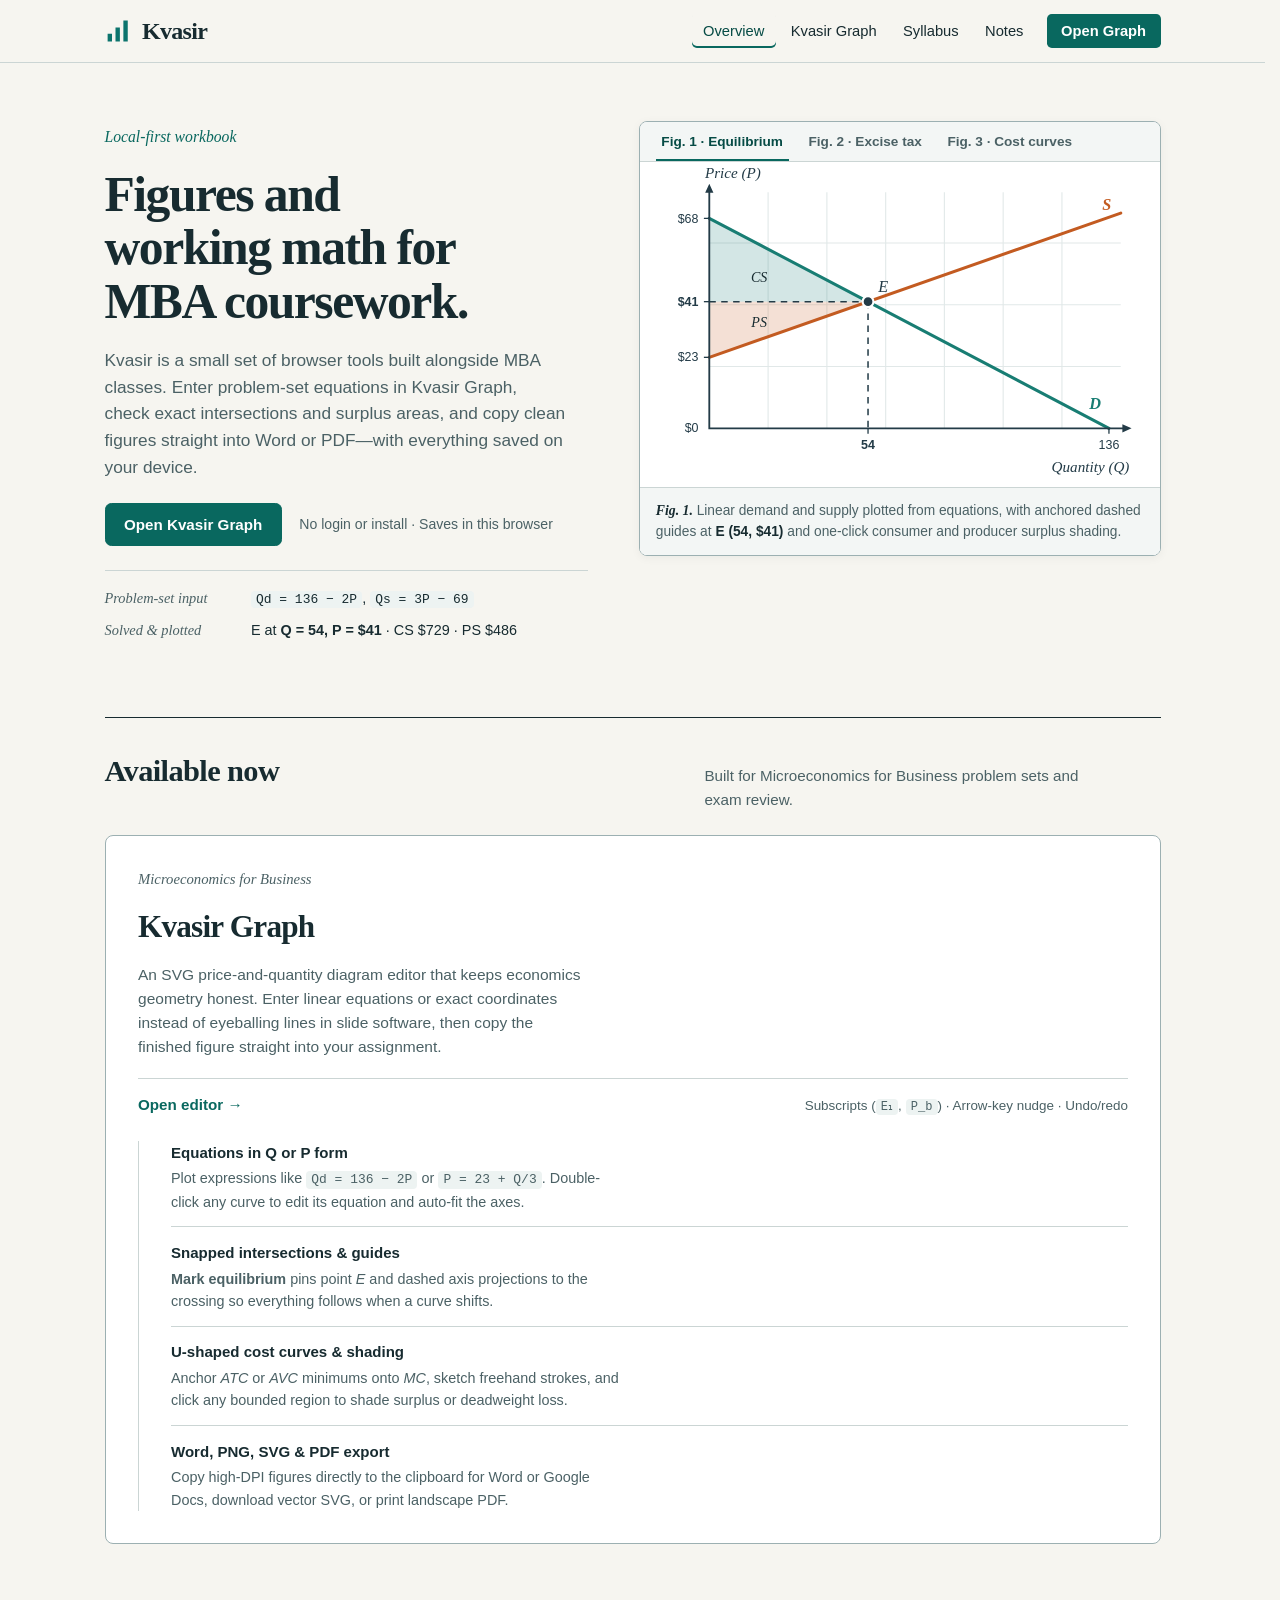
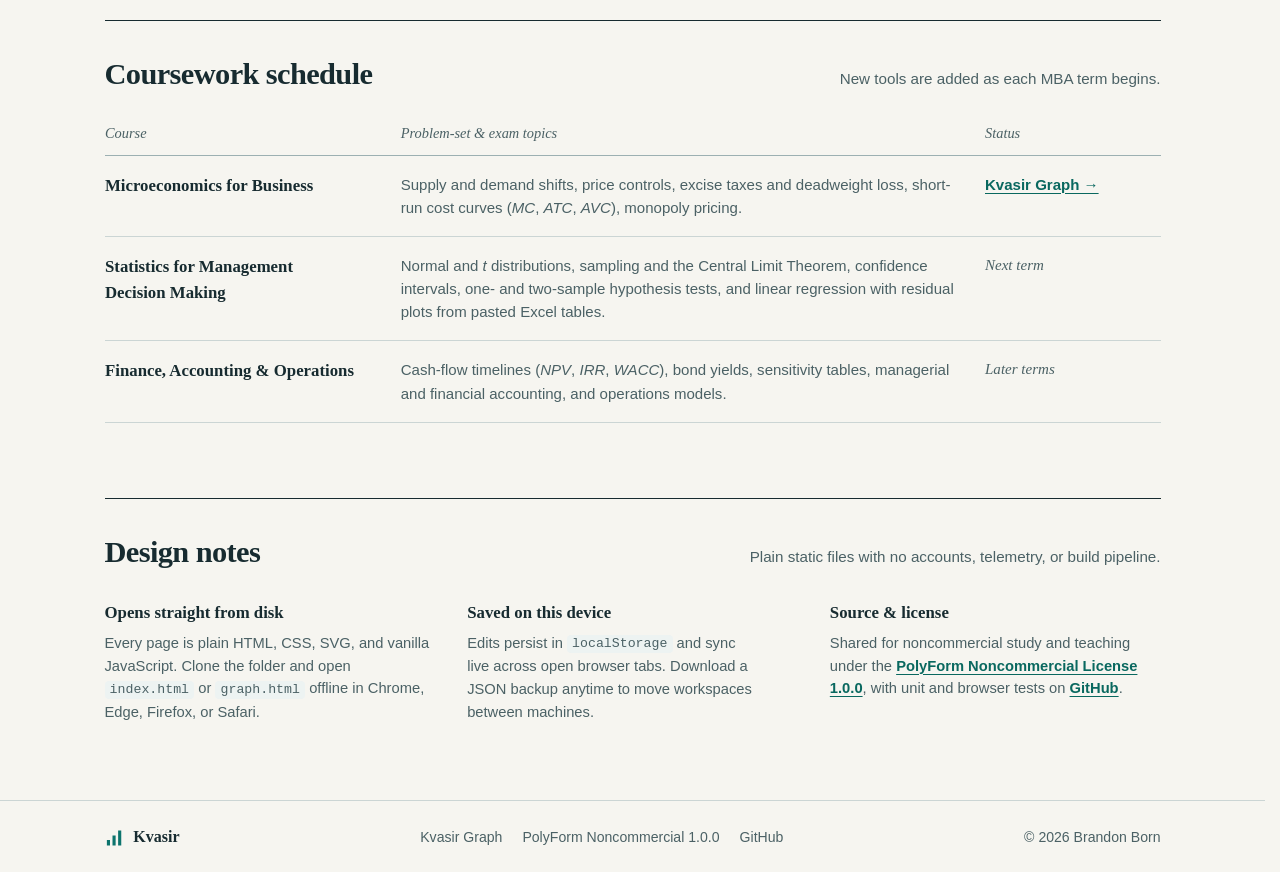
<file: index.html>
<!doctype html>
<html lang="en">
<head>
  <meta charset="utf-8">
  <meta name="viewport" content="width=device-width, initial-scale=1.0">
  <title>Kvasir · MBA Coursework Tools</title>
  <meta name="description" content="Local-first graphing and quantitative tools for MBA coursework, starting with Kvasir Graph for Microeconomics for Business.">
  <link rel="stylesheet" href="home.css">
</head>
<body>
  <a href="#main-content" class="skip-link visually-hidden">Skip to main content</a>

  <header class="site-header">
    <div class="header-inner">
      <a class="brand" href="/">
        <svg width="28" height="28" viewBox="0 0 32 32" aria-hidden="true">
          <path fill="#0c746d" d="M3 28V19h5v9zm9 0V12h5v16zm9 0V4h5v24z"/>
        </svg>
        <span>Kvasir</span>
      </a>

      <nav class="site-nav" aria-label="Primary">
        <button
          class="menu-button"
          type="button"
          popovertarget="site-menu"
          popovertargetaction="toggle"
          aria-controls="site-menu"
        >
          <svg viewBox="0 0 20 20" aria-hidden="true" fill="none" stroke="currentColor" stroke-width="1.75" stroke-linecap="round">
            <path d="M3 5h14M3 10h14M3 15h14"/>
          </svg>
          <span>Menu</span>
        </button>

        <ul id="site-menu" class="site-menu" popover="auto">
          <li><a href="#overview">Overview</a></li>
          <li><a href="#tools">Kvasir Graph</a></li>
          <li><a href="#courses">Syllabus</a></li>
          <li><a href="#notes">Notes</a></li>
          <li><a class="nav-cta" href="/graph">Open Graph</a></li>
        </ul>
      </nav>
    </div>
  </header>

  <main>
    <section id="overview" class="hero" tabindex="-1">
      <div class="hero-copy">
        <p class="eyebrow">Local-first workbook</p>
        <h1 id="main-content" tabindex="-1">Figures and working math for MBA coursework.</h1>

        <p class="hero-lead">
          Kvasir is a small set of browser tools built alongside MBA classes. Enter problem-set equations in Kvasir Graph, check exact intersections and surplus areas, and copy clean figures straight into Word or PDF—with everything saved on your device.
        </p>

        <div class="hero-actions">
          <a class="btn primary" href="/graph">Open Kvasir Graph</a>
          <span id="graph-workspace-meta" class="workspace-note">No login or install · Saves in this browser</span>
        </div>

        <dl class="worked-example" aria-label="Sample equation output">
          <div>
            <dt>Problem-set input</dt>
            <dd><code>Qd = 136 − 2P</code>, <code>Qs = 3P − 69</code></dd>
          </div>
          <div>
            <dt>Solved &amp; plotted</dt>
            <dd>E at <strong>Q = 54, P = $41</strong> · CS $729 · PS $486</dd>
          </div>
        </dl>
      </div>

      <div class="figure-plate">
        <div class="figure-plate-head">
          <div class="figure-tablist" focusgroup="tablist nomemory" role="tablist" aria-label="Sample Kvasir Graph figures">
            <button type="button" role="tab" id="tab-equilibrium" aria-selected="true" focusgroupstart>Fig. 1 · Equilibrium</button>
            <button type="button" role="tab" id="tab-tax" aria-selected="false">Fig. 2 · Excise tax</button>
            <button type="button" role="tab" id="tab-costs" aria-selected="false">Fig. 3 · Cost curves</button>
          </div>
        </div>

        <div class="figure-panels">
          <div role="tabpanel" aria-labelledby="tab-equilibrium" tabindex="0">
            <figure class="figure-panel">
              <svg class="preview-svg" viewBox="0 0 480 300" role="img" xmlns="http://www.w3.org/2000/svg">
                <title>Competitive equilibrium graph for Qd = 136 - 2P and Qs = 3P - 69, showing Demand, Supply, Consumer Surplus, Producer Surplus, and equilibrium E at Q = 54 and P = $41.</title>
                <rect width="480" height="300" fill="#ffffff"/>
                <g stroke="#e1e8e8" stroke-width="1">
                  <line x1="64" y1="74.8" x2="444" y2="74.8"/>
                  <line x1="64" y1="131.9" x2="444" y2="131.9"/>
                  <line x1="64" y1="188.9" x2="444" y2="188.9"/>
                  <line x1="118.3" y1="28" x2="118.3" y2="246"/>
                  <line x1="172.6" y1="28" x2="172.6" y2="246"/>
                  <line x1="226.9" y1="28" x2="226.9" y2="246"/>
                  <line x1="281.1" y1="28" x2="281.1" y2="246"/>
                  <line x1="335.4" y1="28" x2="335.4" y2="246"/>
                  <line x1="389.7" y1="28" x2="389.7" y2="246"/>
                </g>
                <polygon points="64,52 210.6,129 64,129" fill="#187d73" fill-opacity="0.19"/>
                <polygon points="64,129 210.6,129 64,180.4" fill="#c35b21" fill-opacity="0.19"/>
                <g stroke="#233b47" stroke-width="1.4" stroke-dasharray="6 5" fill="none">
                  <line x1="64" y1="129" x2="210.6" y2="129"/>
                  <line x1="210.6" y1="129" x2="210.6" y2="246"/>
                </g>
                <line x1="64" y1="52" x2="433.1" y2="246" stroke="#187d73" stroke-width="2.8" stroke-linecap="round"/>
                <line x1="64" y1="180.4" x2="444" y2="47.2" stroke="#c35b21" stroke-width="2.8" stroke-linecap="round"/>
                <path d="M64 24V246H450" fill="none" stroke="#233b47" stroke-width="1.7"/>
                <path d="m64 20-3.8 8.5h7.6z M454 246l-8.5-3.8v7.6z" fill="#233b47"/>
                <g stroke="#233b47" stroke-width="1.2">
                  <line x1="59" y1="52" x2="64" y2="52"/>
                  <line x1="59" y1="129" x2="64" y2="129"/>
                  <line x1="59" y1="180.4" x2="64" y2="180.4"/>
                  <line x1="210.6" y1="246" x2="210.6" y2="251"/>
                  <line x1="433.1" y1="246" x2="433.1" y2="251"/>
                </g>
                <g font-family="Segoe UI, Arial, sans-serif" font-size="11.5" fill="#233b47">
                  <text x="54" y="56" text-anchor="end">$68</text>
                  <text x="54" y="133" text-anchor="end" font-weight="600">$41</text>
                  <text x="54" y="184" text-anchor="end">$23</text>
                  <text x="54" y="249" text-anchor="end">$0</text>
                  <text x="210.6" y="265" text-anchor="middle" font-weight="600">54</text>
                  <text x="433.1" y="265" text-anchor="middle">136</text>
                </g>
                <circle cx="210.6" cy="129" r="5" fill="#233b47" stroke="#ffffff" stroke-width="2"/>
                <g font-family="Georgia, serif" font-style="italic">
                  <text x="60" y="15" font-size="14" fill="#233b47">Price (P)</text>
                  <text x="452" y="286" text-anchor="end" font-size="14" fill="#233b47">Quantity (Q)</text>
                  <text x="415" y="228" font-size="15" font-weight="600" fill="#187d73">D</text>
                  <text x="427" y="44" font-size="15" font-weight="600" fill="#c35b21">S</text>
                  <text x="220" y="120" font-size="15" fill="#233b47">E</text>
                  <text x="110" y="111" text-anchor="middle" font-size="13" fill="#172b30">CS</text>
                  <text x="110" y="152" text-anchor="middle" font-size="13" fill="#172b30">PS</text>
                </g>
              </svg>
              <figcaption>
                <em>Fig. 1.</em> Linear demand and supply plotted from equations, with anchored dashed guides at <strong>E (54, $41)</strong> and one-click consumer and producer surplus shading.
              </figcaption>
            </figure>
          </div>

          <div role="tabpanel" aria-labelledby="tab-tax" hidden="until-found">
            <figure class="figure-panel">
              <svg class="preview-svg" viewBox="0 0 480 300" role="img" xmlns="http://www.w3.org/2000/svg">
                <title>Per-unit tax incidence diagram showing a $15 upward shift from S1 to S2, buyer price $50, seller price $35 at Q = 36, shaded tax revenue, and deadweight loss triangle DWL.</title>
                <rect width="480" height="300" fill="#ffffff"/>
                <g stroke="#e1e8e8" stroke-width="1">
                  <line x1="64" y1="74.8" x2="444" y2="74.8"/>
                  <line x1="64" y1="131.9" x2="444" y2="131.9"/>
                  <line x1="64" y1="188.9" x2="444" y2="188.9"/>
                  <line x1="118.3" y1="28" x2="118.3" y2="246"/>
                  <line x1="172.6" y1="28" x2="172.6" y2="246"/>
                  <line x1="226.9" y1="28" x2="226.9" y2="246"/>
                  <line x1="281.1" y1="28" x2="281.1" y2="246"/>
                  <line x1="335.4" y1="28" x2="335.4" y2="246"/>
                  <line x1="389.7" y1="28" x2="389.7" y2="246"/>
                </g>
                <polygon points="64,103.3 161.7,103.3 161.7,146.1 64,146.1" fill="#187d73" fill-opacity="0.17"/>
                <polygon points="161.7,103.3 210.6,129 161.7,146.1" fill="#c35b21" fill-opacity="0.24"/>
                <g stroke="#233b47" stroke-width="1.4" stroke-dasharray="6 5" fill="none">
                  <line x1="64" y1="103.3" x2="161.7" y2="103.3"/>
                  <line x1="64" y1="146.1" x2="161.7" y2="146.1"/>
                  <line x1="161.7" y1="103.3" x2="161.7" y2="246"/>
                  <line x1="210.6" y1="129" x2="210.6" y2="246" stroke-opacity="0.45"/>
                </g>
                <line x1="64" y1="52" x2="433.1" y2="246" stroke="#187d73" stroke-width="2.8" stroke-linecap="round"/>
                <line x1="64" y1="180.4" x2="444" y2="47.2" stroke="#c35b21" stroke-width="2.4" stroke-opacity="0.55" stroke-linecap="round"/>
                <line x1="64" y1="137.6" x2="365.3" y2="32" stroke="#c35b21" stroke-width="2.8" stroke-linecap="round"/>
                <path d="M64 24V246H450" fill="none" stroke="#233b47" stroke-width="1.7"/>
                <path d="m64 20-3.8 8.5h7.6z M454 246l-8.5-3.8v7.6z" fill="#233b47"/>
                <g stroke="#233b47" stroke-width="1.2">
                  <line x1="59" y1="103.3" x2="64" y2="103.3"/>
                  <line x1="59" y1="129" x2="64" y2="129"/>
                  <line x1="59" y1="146.1" x2="64" y2="146.1"/>
                  <line x1="161.7" y1="246" x2="161.7" y2="251"/>
                  <line x1="210.6" y1="246" x2="210.6" y2="251"/>
                </g>
                <g font-family="Segoe UI, Arial, sans-serif" font-size="11.5" fill="#233b47">
                  <text x="54" y="106" text-anchor="end" font-weight="600">$50</text>
                  <text x="54" y="132" text-anchor="end" fill="#51696d">$41</text>
                  <text x="54" y="150" text-anchor="end" font-weight="600">$35</text>
                  <text x="54" y="249" text-anchor="end">$0</text>
                  <text x="161.7" y="265" text-anchor="middle" font-weight="600">36</text>
                  <text x="210.6" y="265" text-anchor="middle" fill="#51696d">54</text>
                </g>
                <circle cx="161.7" cy="103.3" r="4.8" fill="#233b47" stroke="#ffffff" stroke-width="2"/>
                <circle cx="210.6" cy="129" r="4.2" fill="#51696d" stroke="#ffffff" stroke-width="1.8"/>
                <g font-family="Georgia, serif" font-style="italic">
                  <text x="60" y="15" font-size="14" fill="#233b47">Price (P)</text>
                  <text x="452" y="286" text-anchor="end" font-size="14" fill="#233b47">Quantity (Q)</text>
                  <text x="415" y="228" font-size="15" font-weight="600" fill="#187d73">D</text>
                  <text x="424" y="69" font-size="14" fill="#c35b21">S<tspan dy="3" font-size="10.5">1</tspan></text>
                  <text x="372" y="36" font-size="15" font-weight="600" fill="#c35b21">S<tspan dy="3" font-size="10.5">2</tspan></text>
                  <text x="113" y="129" text-anchor="middle" font-size="12.5" fill="#172b30">Tax</text>
                  <text x="180" y="129" text-anchor="middle" font-size="12" fill="#172b30">DWL</text>
                </g>
              </svg>
              <figcaption>
                <em>Fig. 2.</em> <strong>Copy &amp; shift</strong> offsets supply by +$15 to show tax incidence ($50 buyer price, $35 seller price at Q = 36), tax revenue, and deadweight loss (<strong>DWL</strong>).
              </figcaption>
            </figure>
          </div>

          <div role="tabpanel" aria-labelledby="tab-costs" hidden="until-found">
            <figure class="figure-panel">
              <svg class="preview-svg" viewBox="0 0 480 300" role="img" xmlns="http://www.w3.org/2000/svg">
                <title>Short-run firm cost structure showing marginal cost MC passing through the exact minimum of average variable cost AVC at Q = 45, $16 and average total cost ATC at Q = 60, $26.</title>
                <rect width="480" height="300" fill="#ffffff"/>
                <g stroke="#e1e8e8" stroke-width="1">
                  <line x1="64" y1="74.8" x2="444" y2="74.8"/>
                  <line x1="64" y1="117.6" x2="444" y2="117.6"/>
                  <line x1="64" y1="160.4" x2="444" y2="160.4"/>
                  <line x1="64" y1="203.2" x2="444" y2="203.2"/>
                  <line x1="140" y1="28" x2="140" y2="246"/>
                  <line x1="216" y1="28" x2="216" y2="246"/>
                  <line x1="292" y1="28" x2="292" y2="246"/>
                  <line x1="368" y1="28" x2="368" y2="246"/>
                </g>
                <g stroke="#233b47" stroke-width="1.4" stroke-dasharray="6 5" fill="none">
                  <line x1="64" y1="134.7" x2="292" y2="134.7"/>
                  <line x1="292" y1="134.7" x2="292" y2="246"/>
                  <line x1="64" y1="177.5" x2="235" y2="177.5" stroke-opacity="0.5"/>
                  <line x1="235" y1="177.5" x2="235" y2="246" stroke-opacity="0.5"/>
                </g>
                <path d="M 109.6 126.2 C 155 177.5, 195 177.5, 235 177.5 C 285 177.5, 345 148, 398.4 104.8" fill="none" stroke="#397a9c" stroke-width="2.6" stroke-linecap="round"/>
                <path d="M 113.4 57.7 C 165 134.7, 238 134.7, 292 134.7 C 334 134.7, 370 115, 398.4 85.5" fill="none" stroke="#187d73" stroke-width="2.8" stroke-linecap="round"/>
                <path d="M 109.6 186.1 C 125 202, 140 207.5, 155.2 207.5 C 182 207.5, 210 194, 235 177.5 C 255 164.3, 273 150.5, 292 134.7 C 318 113.1, 344 86, 368 57.7" fill="none" stroke="#c35b21" stroke-width="2.8" stroke-linecap="round"/>
                <path d="M64 24V246H450" fill="none" stroke="#233b47" stroke-width="1.7"/>
                <path d="m64 20-3.8 8.5h7.6z M454 246l-8.5-3.8v7.6z" fill="#233b47"/>
                <g stroke="#233b47" stroke-width="1.2">
                  <line x1="59" y1="74.8" x2="64" y2="74.8"/>
                  <line x1="59" y1="134.7" x2="64" y2="134.7"/>
                  <line x1="59" y1="177.5" x2="64" y2="177.5"/>
                  <line x1="235" y1="246" x2="235" y2="251"/>
                  <line x1="292" y1="246" x2="292" y2="251"/>
                </g>
                <g font-family="Segoe UI, Arial, sans-serif" font-size="11.5" fill="#233b47">
                  <text x="54" y="79" text-anchor="end">$40</text>
                  <text x="54" y="138" text-anchor="end" font-weight="600">$26</text>
                  <text x="54" y="181" text-anchor="end">$16</text>
                  <text x="54" y="249" text-anchor="end">$0</text>
                  <text x="235" y="265" text-anchor="middle">45</text>
                  <text x="292" y="265" text-anchor="middle" font-weight="600">60</text>
                </g>
                <circle cx="235" cy="177.5" r="4.5" fill="#397a9c" stroke="#ffffff" stroke-width="1.8"/>
                <circle cx="292" cy="134.7" r="5" fill="#233b47" stroke="#ffffff" stroke-width="2"/>
                <g font-family="Georgia, serif" font-style="italic">
                  <text x="60" y="15" font-size="14" fill="#233b47">Cost ($)</text>
                  <text x="452" y="286" text-anchor="end" font-size="14" fill="#233b47">Output (Q)</text>
                  <text x="374" y="54" font-size="15" font-weight="600" fill="#c35b21">MC</text>
                  <text x="405" y="84" font-size="15" font-weight="600" fill="#187d73">ATC</text>
                  <text x="405" y="110" font-size="14.5" font-weight="600" fill="#397a9c">AVC</text>
                </g>
              </svg>
              <figcaption>
                <em>Fig. 3.</em> U-shaped <strong>ATC</strong> and <strong>AVC</strong> curves stay anchored at their minimums to marginal cost (<strong>MC</strong>) when reshaped, marking efficient scale at <strong>Q = 60, $26</strong>.
              </figcaption>
            </figure>
          </div>
        </div>
      </div>
    </section>

    <section id="tools" class="section-block" tabindex="-1">
      <div class="section-rule-head">
        <h2>Available now</h2>
        <p>Built for Microeconomics for Business problem sets and exam review.</p>
      </div>

      <article class="workbench-sheet">
        <div class="workbench-intro">
          <p class="course-kicker">Microeconomics for Business</p>
          <h3><a class="card-link" href="/graph">Kvasir Graph</a></h3>
          <p class="workbench-summary">
            An SVG price-and-quantity diagram editor that keeps economics geometry honest. Enter linear equations or exact coordinates instead of eyeballing lines in slide software, then copy the finished figure straight into your assignment.
          </p>
          <p class="workbench-cta">
            <span class="cta-arrow" aria-hidden="true">Open editor →</span>
            <span class="shortcut-note">Subscripts (<code>E₁</code>, <code>P_b</code>) · Arrow-key nudge · Undo/redo</span>
          </p>
        </div>

        <dl class="spec-list">
          <div>
            <dt>Equations in Q or P form</dt>
            <dd>Plot expressions like <code>Qd = 136 − 2P</code> or <code>P = 23 + Q/3</code>. Double-click any curve to edit its equation and auto-fit the axes.</dd>
          </div>
          <div>
            <dt>Snapped intersections &amp; guides</dt>
            <dd><strong>Mark equilibrium</strong> pins point <em>E</em> and dashed axis projections to the crossing so everything follows when a curve shifts.</dd>
          </div>
          <div>
            <dt>U-shaped cost curves &amp; shading</dt>
            <dd>Anchor <em>ATC</em> or <em>AVC</em> minimums onto <em>MC</em>, sketch freehand strokes, and click any bounded region to shade surplus or deadweight loss.</dd>
          </div>
          <div>
            <dt>Word, PNG, SVG &amp; PDF export</dt>
            <dd>Copy high-DPI figures directly to the clipboard for Word or Google Docs, download vector SVG, or print landscape PDF.</dd>
          </div>
        </dl>
      </article>
    </section>

    <section id="courses" class="section-block" tabindex="-1">
      <div class="section-rule-head">
        <h2 id="syllabus-heading">Coursework schedule</h2>
        <p>New tools are added as each MBA term begins.</p>
      </div>

      <div class="table-wrapper" role="region" aria-labelledby="syllabus-heading">
        <table class="syllabus-table">
          <thead>
            <tr>
              <th scope="col">Course</th>
              <th scope="col">Problem-set &amp; exam topics</th>
              <th scope="col">Status</th>
            </tr>
          </thead>
          <tbody>
            <tr>
              <th scope="row">Microeconomics for Business</th>
              <td>Supply and demand shifts, price controls, excise taxes and deadweight loss, short-run cost curves (<em>MC</em>, <em>ATC</em>, <em>AVC</em>), monopoly pricing.</td>
              <td><a class="text-link" href="/graph">Kvasir Graph →</a></td>
            </tr>
            <tr>
              <th scope="row">Statistics for Management Decision Making</th>
              <td>Normal and <em>t</em> distributions, sampling and the Central Limit Theorem, confidence intervals, one- and two-sample hypothesis tests, and linear regression with residual plots from pasted Excel tables.</td>
              <td class="status-cell">Next term</td>
            </tr>
            <tr>
              <th scope="row">Finance, Accounting &amp; Operations</th>
              <td>Cash-flow timelines (<em>NPV</em>, <em>IRR</em>, <em>WACC</em>), bond yields, sensitivity tables, managerial and financial accounting, and operations models.</td>
              <td class="status-cell">Later terms</td>
            </tr>
          </tbody>
        </table>
      </div>
    </section>

    <section id="notes" class="section-block" tabindex="-1">
      <div class="section-rule-head">
        <h2>Design notes</h2>
        <p>Plain static files with no accounts, telemetry, or build pipeline.</p>
      </div>

      <dl class="notes-columns">
        <div>
          <dt>Opens straight from disk</dt>
          <dd>Every page is plain HTML, CSS, SVG, and vanilla JavaScript. Clone the folder and open <code>index.html</code> or <code>graph.html</code> offline in Chrome, Edge, Firefox, or Safari.</dd>
        </div>
        <div>
          <dt>Saved on this device</dt>
          <dd>Edits persist in <code>localStorage</code> and sync live across open browser tabs. Download a JSON backup anytime to move workspaces between machines.</dd>
        </div>
        <div>
          <dt>Source &amp; license</dt>
          <dd>Shared for noncommercial study and teaching under the <a class="text-link" href="LICENSE">PolyForm Noncommercial License 1.0.0</a>, with unit and browser tests on <a class="text-link" href="https://github.com/Brandon-Born/kvasir-graph">GitHub</a>.</dd>
        </div>
      </dl>
    </section>
  </main>

  <footer class="site-footer">
    <div class="footer-inner">
      <div class="footer-brand">
        <svg width="20" height="20" viewBox="0 0 32 32" aria-hidden="true">
          <path fill="#0c746d" d="M3 28V19h5v9zm9 0V12h5v16zm9 0V4h5v24z"/>
        </svg>
        <span>Kvasir</span>
      </div>
      <ul class="footer-links">
        <li><a href="/graph">Kvasir Graph</a></li>
        <li><a href="LICENSE">PolyForm Noncommercial 1.0.0</a></li>
        <li><a href="https://github.com/Brandon-Born/kvasir-graph">GitHub</a></li>
      </ul>
      <span>© 2026 Brandon Born</span>
    </div>
  </footer>

  <script src="home.js"></script>
</body>
</html>
</file>
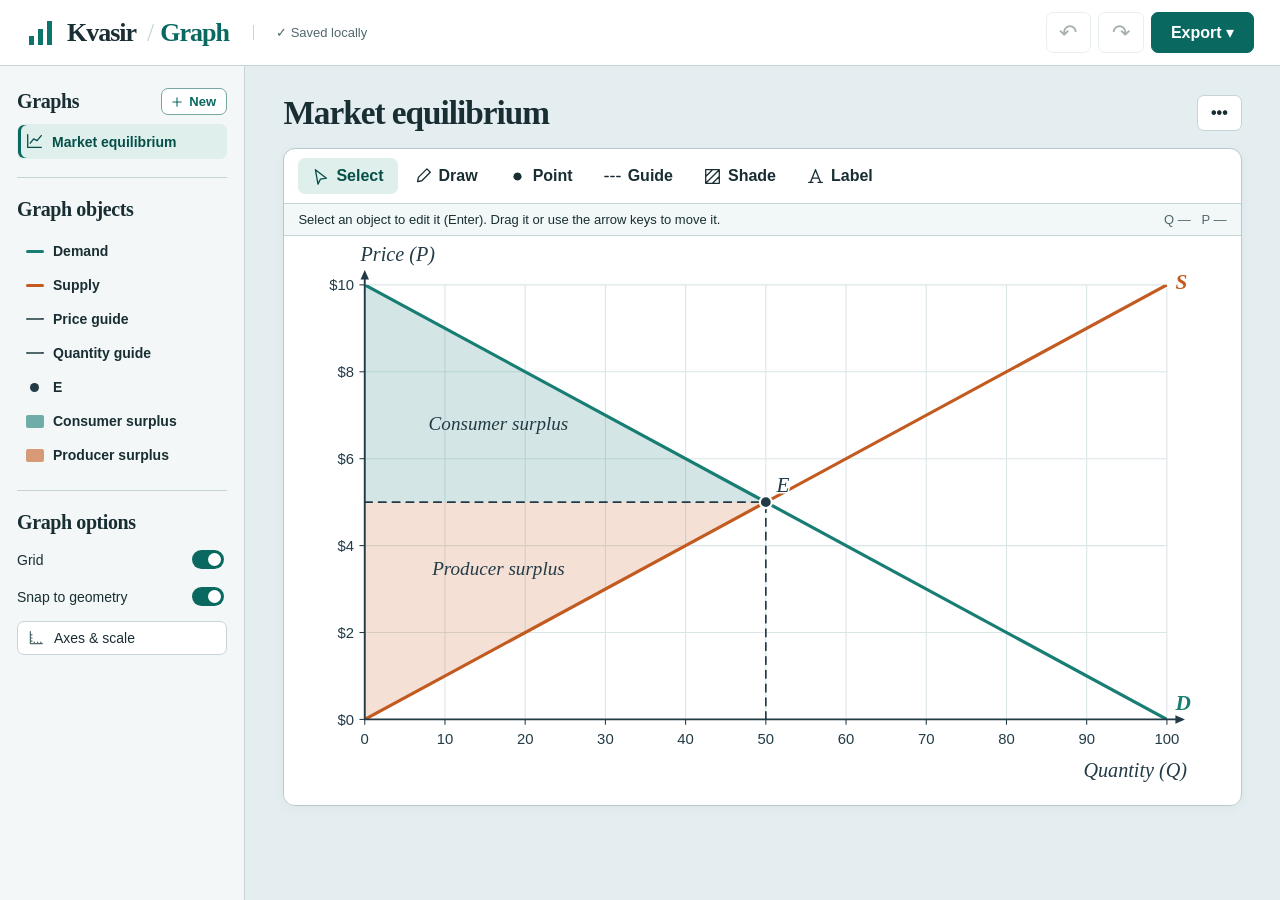
<file: graph.html>
<!doctype html>
<html lang="en"><head><meta charset="utf-8"><meta name="viewport" content="width=device-width,initial-scale=1"><title>Kvasir Graph · Economics graph editor</title><link rel="stylesheet" href="style.css"></head>
<body>
<header><div class="brand"><a class="brand-home" href="/"><svg width="32" height="32" viewBox="0 0 32 32" aria-hidden="true"><path fill="#0c746d" d="M3 28V19h5v9zm9 0V12h5v16zm9 0V4h5v24z"/></svg><span>Kvasir</span></a><span class="brand-sep" aria-hidden="true">/</span><span class="brand-tool">Graph</span></div><span id="saved">Local workspace</span><div class="head-actions"><button id="undo" title="Undo (Ctrl+Z)" aria-label="Undo">↶</button><button id="redo" title="Redo (Ctrl+Shift+Z)" aria-label="Redo">↷</button><button id="export" class="primary" aria-haspopup="menu" aria-expanded="false">Export ▾</button></div></header>
<div class="layout"><aside>
<section><div class="section-head"><h2>Graphs</h2><button id="new" class="small outline" title="New graph" aria-label="New graph"></button></div><div id="graphs"></div></section>
<section><h2>Graph objects</h2><div id="objects"></div><div id="inspector"></div></section>
<section><h2>Graph options</h2><label class="switch">Grid<input id="grid" type="checkbox"></label><label class="switch">Snap to geometry<input id="snap" type="checkbox"></label><button id="settings" class="action">Axes &amp; scale</button></section>
</aside>
<main><div class="heading"><h1 id="title"></h1><button id="graph-menu" title="Graph actions" aria-label="Graph actions" aria-haspopup="menu" aria-expanded="false">•••</button></div>
<div class="sheet"><div id="toolbar" role="toolbar" aria-label="Drawing tools"></div><div id="options"></div>
<div class="status"><span id="hint" role="status"></span><span id="coords">Q — &nbsp; P —</span></div>
<svg id="plot" viewBox="0 0 900 535" aria-label="Editable price and quantity diagram" tabindex="0" xmlns="http://www.w3.org/2000/svg"></svg></div>
</main></div>
<div id="object-menu" role="menu" aria-label="Object actions" popover="auto"></div>
<dialog id="dialog"><form id="form"><div class="dialog-title"><h2 id="dialog-title"></h2><button type="button" id="close" aria-label="Close">×</button></div><div id="fields"></div><div id="form-actions"></div></form></dialog>
<input type="file" id="import" accept=".json" hidden><script src="geometry.js"></script><script src="model.js"></script><script src="equations.js"></script><script src="app/ui.js"></script><script src="app/store.js"></script><script src="app/render.js"></script><script src="app/menus.js"></script><script src="app/pointer.js"></script><script src="app/dialogs.js"></script><script src="app/export.js"></script><script src="app/main.js"></script></body></html>
</file>
<file: home.css>
:root {
  color-scheme: light;
  --paper: #f6f5f0;
  --surface: #ffffff;
  --tint: #edf3f2;
  --tint-soft: #f3f6f5;
  --ink: #172b30;
  --muted: #4b6165;
  --teal: #09685f;
  --teal-hover: #07544d;
  --teal-soft: #dcefeb;
  --teal-ink: #064b45;
  --orange: #c35b21;
  --rule: #cbd5d4;
  --rule-strong: #9cb0b2;
  --focus: #248caa;
  --serif: Georgia, 'Times New Roman', serif;
  --sans: 'Segoe UI', -apple-system, BlinkMacSystemFont, Arial, sans-serif;
  --mono: ui-monospace, 'SFMono-Regular', Menlo, Consolas, monospace;
  --max-width: 70rem;
  font-family: var(--sans);
  line-height: 1.55;
  color: var(--ink);
  background: var(--paper);
  scrollbar-gutter: stable;
}

*, *::before, *::after {
  box-sizing: border-box;
}

html {
  scroll-behavior: smooth;
  scroll-padding-block-start: 4.75rem;
}

@media (prefers-reduced-motion: reduce) {
  html {
    scroll-behavior: auto;
  }
}

body {
  margin: 0;
  min-block-size: 100dvh;
  display: grid;
  grid-template-columns: minmax(0, 1fr);
  grid-template-rows: auto 1fr auto;
  text-align: start;
}

svg {
  display: block;
}

button, input, select {
  font: inherit;
}

:where(a:any-link, button):focus-visible {
  outline: 3px solid var(--focus);
  outline-offset: 2px;
}

h1, h2, h3, th {
  font-family: var(--serif);
  color: var(--ink);
  margin: 0;
  text-wrap: balance;
}

p, dd, td, figcaption {
  margin: 0;
  text-wrap: pretty;
  overflow-wrap: break-word;
}

code {
  font-family: var(--mono);
  font-size: 0.9em;
  background: var(--tint);
  padding: 0.08rem 0.32rem;
  border-radius: 0.25rem;
}

.visually-hidden:where(:not(:focus-within, :active)) {
  position: absolute !important;
  clip-path: inset(50%) !important;
  overflow: hidden !important;
  inline-size: 1px !important;
  block-size: 1px !important;
  margin: -1px !important;
  padding: 0 !important;
  border: 0 !important;
  white-space: nowrap !important;
}

.skip-link {
  position: fixed;
  inset-block-start: 0.75rem;
  inset-inline-start: 0.75rem;
  z-index: 100;
  padding: 0.55rem 0.95rem;
  border-radius: 0.375rem;
  background: var(--teal);
  color: #fff;
  font-weight: 600;
  text-decoration: none;
}

.btn {
  display: inline-flex;
  align-items: center;
  justify-content: center;
  gap: 0.5rem;
  min-block-size: 2.6rem;
  padding: 0.55rem 1.15rem;
  border-radius: 0.4rem;
  border: 1px solid var(--rule-strong);
  background: var(--surface);
  color: var(--ink);
  font-weight: 600;
  font-size: 0.95rem;
  text-decoration: none;
  cursor: pointer;
  transition: background-color 130ms ease, border-color 130ms ease;
}

.btn:hover {
  background: var(--tint);
}

.btn.primary {
  background: var(--teal);
  border-color: var(--teal);
  color: #fff;
}

.btn.primary:hover {
  background: var(--teal-hover);
  border-color: var(--teal-hover);
}

.text-link {
  color: var(--teal);
  font-weight: 600;
  text-decoration: underline;
  text-decoration-thickness: 1px;
  text-underline-offset: 0.18em;
}

.text-link:hover {
  color: var(--teal-hover);
  text-decoration-thickness: 2px;
}

/* ==========================================================================
   Site Header & Responsive Popover Navigation
   ========================================================================== */
.site-header {
  position: sticky;
  inset-block-start: 0;
  z-index: 20;
  min-inline-size: 0;
  inline-size: 100%;
  background: var(--paper);
  border-block-end: 1px solid var(--rule);
}

.site-header.is-measuring,
.site-header.is-measuring * {
  transition: none !important;
}

.header-inner {
  inline-size: 100%;
  min-inline-size: 0;
  max-inline-size: var(--max-width);
  min-block-size: 3.9rem;
  margin-inline: auto;
  padding-inline: clamp(1rem, 3vw, 2rem);
  display: flex;
  align-items: safe center;
  justify-content: space-between;
  gap: 1.5rem;
}

.header-inner > * {
  flex-shrink: 0;
  white-space: nowrap;
}

.brand {
  display: inline-flex;
  align-items: center;
  gap: 0.6rem;
  font-family: var(--serif);
  font-weight: 700;
  font-size: 1.5rem;
  line-height: 1;
  letter-spacing: -0.03em;
  color: var(--ink);
  text-decoration: none;
  padding-block: 0.25rem;
  border-radius: 0.35rem;
}

.brand:hover {
  color: var(--teal);
}

.site-nav {
  display: flex;
  align-items: center;
}

.menu-button {
  anchor-name: --menu-button;
  display: inline-flex;
  align-items: center;
  gap: 0.45rem;
  min-block-size: 2.35rem;
  min-inline-size: 2.35rem;
  padding: 0.4rem 0.8rem;
  border: 1px solid var(--rule-strong);
  border-radius: 0.375rem;
  background: var(--surface);
  color: var(--ink);
  font-weight: 600;
  font-size: 0.9rem;
  cursor: pointer;
}

.menu-button:hover {
  background: var(--tint);
}

.menu-button svg {
  inline-size: 1.1rem;
  block-size: 1.1rem;
}

.site-menu {
  scroll-target-group: auto;
  position: fixed;
  inset: auto;
  inset-block-start: 4.25rem;
  inset-block-start: anchor(--menu-button bottom);
  inset-inline-end: clamp(1rem, 3vw, 2rem);
  inline-size: min(82dvw, 17rem);
  max-inline-size: calc(100dvw - 2rem);
  block-size: fit-content;
  max-block-size: calc(100dvh - 5.5rem);
  margin: 0;
  margin-block-start: 0.45rem;
  padding: 0.45rem;
  list-style: none;
  overflow: auto;
  overscroll-behavior: contain;
  border: 1px solid var(--rule-strong);
  border-radius: 0.5rem;
  background: var(--surface);
  color: var(--ink);
  box-shadow: 0 10px 28px rgb(23 43 48 / 0.14);
}

.site-menu:is(:popover-open, .\:popover-open) {
  display: grid;
  gap: 0.15rem;
}

@supports not selector(:popover-open) {
  .site-menu[popover]:not(.\:popover-open) {
    display: none;
  }
}

.site-menu a {
  display: flex;
  align-items: center;
  justify-content: space-between;
  min-block-size: 2.4rem;
  padding: 0.45rem 0.75rem;
  border-radius: 0.35rem;
  color: var(--ink);
  font-size: 0.92rem;
  font-weight: 500;
  text-decoration: none;
}

.site-menu a:hover {
  background: var(--tint);
}

.site-menu a:is(:target-current, .target-current) {
  background: var(--teal-soft);
  color: var(--teal-ink);
  box-shadow: inset 3px 0 0 var(--teal);
}

.site-menu .nav-cta {
  margin-block-start: 0.3rem;
  justify-content: center;
  background: var(--teal);
  color: #fff;
  font-weight: 600;
}

.site-menu .nav-cta:hover {
  background: var(--teal-hover);
}

@media (prefers-reduced-motion: no-preference) {
  .site-header:not(.is-wide) .site-menu {
    opacity: 0;
    translate: 0 -0.35rem;
    transition: opacity 140ms ease, translate 140ms ease, display 140ms ease, overlay 140ms ease;
    transition-behavior: allow-discrete;
  }

  .site-header:not(.is-wide) .site-menu:is(:popover-open, .\:popover-open) {
    opacity: 1;
    translate: 0 0;
  }

  @starting-style {
    .site-header:not(.is-wide) .site-menu:is(:popover-open, .\:popover-open) {
      opacity: 0;
      translate: 0 -0.35rem;
    }
  }
}

.site-header.is-wide .menu-button {
  display: none;
}

.site-header.is-wide .site-menu {
  position: static;
  display: flex;
  align-items: center;
  gap: 0.25rem;
  inline-size: auto;
  max-inline-size: none;
  block-size: auto;
  max-block-size: none;
  overflow: visible;
  margin: 0;
  padding: 0;
  border: 0;
  background: transparent;
  box-shadow: none;
}

.site-header.is-wide .site-menu::backdrop {
  display: none;
}

.site-header.is-wide .site-menu a {
  min-block-size: 2.15rem;
  padding: 0.35rem 0.7rem;
  border-radius: 0.3rem;
}

.site-header.is-wide .site-menu a:is(:target-current, .target-current) {
  background: transparent;
  color: var(--teal-ink);
  box-shadow: inset 0 -2px 0 var(--teal);
}

.site-header.is-wide .site-menu .nav-cta {
  margin-block-start: 0;
  margin-inline-start: 0.5rem;
  padding-inline: 0.9rem;
  background: var(--teal);
  color: #fff;
}

.site-header.is-wide .site-menu .nav-cta:hover {
  background: var(--teal-hover);
}

/* ==========================================================================
   Main Layout & Editorial Section Rules
   ========================================================================== */
main {
  inline-size: 100%;
  max-inline-size: var(--max-width);
  margin-inline: auto;
  padding-block: clamp(2rem, 4.5vw, 3.75rem) clamp(3rem, 6vw, 5rem);
  padding-inline: clamp(1rem, 3vw, 2rem);
  display: grid;
  gap: clamp(3rem, 6vw, 4.75rem);
}

section[id],
#main-content {
  scroll-margin-block-start: 5.25rem;
}

section[id]:focus,
#main-content:focus {
  outline: none;
}

section[id]:focus-visible,
#main-content:focus-visible {
  outline: 3px solid var(--focus);
  outline-offset: 4px;
  border-radius: 0.35rem;
}

.section-block {
  border-block-start: 1.5px solid var(--ink);
  padding-block-start: clamp(1.35rem, 2.5vw, 1.85rem);
  display: grid;
  gap: 1.5rem;
}

.section-rule-head {
  display: flex;
  flex-wrap: wrap;
  align-items: baseline;
  justify-content: space-between;
  gap: 0.4rem 1.5rem;
}

.section-rule-head h2 {
  font-size: clamp(1.4rem, 1.1rem + 1.1vw, 1.9rem);
  font-weight: 700;
  letter-spacing: -0.02em;
}

.section-rule-head p {
  color: var(--muted);
  font-size: 0.95rem;
  max-inline-size: 54ch;
}

/* ==========================================================================
   Hero & Interactive Figure Plate
   ========================================================================== */
.hero {
  display: grid;
  grid-template-columns: minmax(0, 1fr) minmax(0, 1.08fr);
  align-items: start;
  gap: clamp(1.75rem, 4vw, 3.25rem);
}

.hero-copy {
  display: grid;
  gap: 1.15rem;
  padding-block-start: 0.25rem;
}

.eyebrow {
  font-family: var(--serif);
  font-style: italic;
  font-size: 0.98rem;
  color: var(--teal);
}

.hero-copy h1 {
  font-size: clamp(2rem, 1.35rem + 2.5vw, 3.1rem);
  line-height: 1.08;
  font-weight: 700;
  letter-spacing: -0.03em;
}

.hero-lead {
  font-size: clamp(1rem, 0.95rem + 0.25vw, 1.08rem);
  color: var(--muted);
  max-inline-size: 54ch;
}

.hero-actions {
  display: flex;
  flex-wrap: wrap;
  align-items: center;
  gap: 0.75rem 1.1rem;
  margin-block-start: 0.25rem;
}

.workspace-note {
  font-size: 0.88rem;
  color: var(--muted);
  font-variant-numeric: tabular-nums;
}

.worked-example {
  margin: 0.35rem 0 0;
  padding-block-start: 1rem;
  border-block-start: 1px solid var(--rule);
  display: grid;
  gap: 0.55rem;
}

.worked-example div {
  display: flex;
  flex-wrap: wrap;
  align-items: baseline;
  gap: 0.3rem 0.65rem;
  font-size: 0.9rem;
}

.worked-example dt {
  font-family: var(--serif);
  font-style: italic;
  color: var(--muted);
  min-inline-size: 8.5rem;
}

.worked-example dd {
  color: var(--ink);
  font-variant-numeric: tabular-nums;
}

/* Interactive Textbook Figure Plate */
.figure-plate {
  background: var(--surface);
  border: 1px solid var(--rule-strong);
  border-radius: 0.5rem;
  overflow: clip;
  box-shadow: 0 2px 10px rgb(23 43 48 / 0.05);
}

.figure-plate-head {
  padding-inline: 0.65rem;
  background: var(--tint-soft);
  border-block-end: 1px solid var(--rule);
}

.figure-tablist {
  display: flex;
  overflow-x: auto;
  scroll-snap-type: inline proximity;
  scrollbar-width: none;
  gap: 0.2rem;
}

.figure-tablist::-webkit-scrollbar {
  display: none;
}

.figure-tablist [role="tab"] {
  flex: none;
  scroll-snap-align: start;
  position: relative;
  min-block-size: 2.45rem;
  padding: 0.5rem 0.7rem;
  border: 0;
  background: transparent;
  color: var(--muted);
  font-size: 0.85rem;
  font-weight: 600;
  cursor: pointer;
}

.figure-tablist [role="tab"]:hover {
  color: var(--ink);
}

.figure-tablist [role="tab"][aria-selected="true"] {
  color: var(--teal-ink);
}

.figure-tablist [role="tab"][aria-selected="true"]::after {
  content: "";
  position: absolute;
  inset: auto 0.35rem 0;
  border-block-end: 2.5px solid var(--teal);
}

.figure-panels {
  display: grid;
}

.figure-panels > [role="tabpanel"] {
  grid-area: 1 / 1;
}

.figure-panels > [role="tabpanel"]:focus-visible {
  outline: 3px solid var(--focus);
  outline-offset: -3px;
}

.figure-panel {
  margin: 0;
  background: var(--surface);
}

.preview-svg {
  inline-size: 100%;
  block-size: auto;
  aspect-ratio: 480 / 300;
  background: var(--surface);
}

.figure-panel figcaption {
  padding: 0.75rem 1rem;
  background: var(--tint-soft);
  border-block-start: 1px solid var(--rule);
  font-size: 0.86rem;
  color: var(--muted);
  max-inline-size: 68ch;
}

.figure-panel figcaption em {
  font-family: var(--serif);
  color: var(--ink);
  font-weight: 600;
}

.figure-panel figcaption strong {
  color: var(--ink);
  font-weight: 600;
}

/* ==========================================================================
   Available Now: Kvasir Graph Workbench Sheet
   ========================================================================== */
.workbench-sheet {
  position: relative;
  background: var(--surface);
  border: 1px solid var(--rule-strong);
  border-radius: 0.5rem;
  padding: clamp(1.25rem, 3vw, 2rem);
  display: grid;
  gap: 1.5rem;
  container-type: inline-size;
  transition: border-color 140ms ease, box-shadow 140ms ease;
}

.workbench-sheet a.card-link {
  color: inherit;
  text-decoration: none;
}

.workbench-sheet a.card-link::after {
  content: "";
  position: absolute;
  inset: 0;
  border-radius: inherit;
}

.workbench-sheet a.card-link:focus-visible {
  outline: none;
}

.workbench-sheet:has(a.card-link:focus-visible) {
  outline: 3px solid var(--focus);
  outline-offset: 2px;
}

.workbench-sheet:has(a.card-link:hover) {
  border-color: var(--teal);
  box-shadow: 0 6px 20px rgb(9 104 95 / 0.08);
}

.workbench-intro {
  display: grid;
  align-content: start;
  gap: 0.75rem;
}

.course-kicker {
  font-family: var(--serif);
  font-style: italic;
  font-size: 0.92rem;
  color: var(--muted);
}

.workbench-intro h3 {
  font-size: clamp(1.5rem, 1.25rem + 1vw, 1.95rem);
  font-weight: 700;
  letter-spacing: -0.025em;
}

.workbench-summary {
  color: var(--muted);
  font-size: 0.97rem;
  max-inline-size: 52ch;
}

.workbench-cta {
  margin-block-start: 0.4rem;
  padding-block-start: 0.9rem;
  border-block-start: 1px solid var(--rule);
  display: flex;
  flex-wrap: wrap;
  align-items: baseline;
  justify-content: space-between;
  gap: 0.5rem 1rem;
}

.cta-arrow {
  font-weight: 600;
  color: var(--teal);
  font-size: 0.95rem;
}

.workbench-sheet:has(a.card-link:hover) .cta-arrow {
  color: var(--teal-hover);
  text-decoration: underline;
  text-underline-offset: 0.18em;
}

.shortcut-note {
  font-size: 0.84rem;
  color: var(--muted);
}

.spec-list {
  margin: 0;
  display: grid;
  gap: 0.85rem;
}

.spec-list > div {
  display: grid;
  gap: 0.2rem;
  padding-block-end: 0.85rem;
  border-block-end: 1px solid var(--rule);
}

.spec-list > div:last-child {
  padding-block-end: 0;
  border-block-end: 0;
}

.spec-list dt {
  font-weight: 600;
  font-size: 0.94rem;
  color: var(--ink);
}

.spec-list dd {
  font-size: 0.9rem;
  color: var(--muted);
  max-inline-size: 56ch;
}

@container (inline-size > 44rem) {
  .workbench-sheet {
    grid-template-columns: minmax(0, 0.95fr) minmax(0, 1.15fr);
    gap: 2.25rem;
  }

  .spec-list {
    padding-inline-start: 2rem;
    border-inline-start: 1px solid var(--rule);
  }
}

/* ==========================================================================
   Coursework Schedule Table (Container-Responsive)
   ========================================================================== */
.table-wrapper {
  inline-size: 100%;
  container-type: inline-size;
}

.syllabus-table {
  inline-size: 100%;
  border-collapse: separate;
  border-spacing: 0;
  font-size: 0.94rem;
}

.syllabus-table thead th {
  text-align: start;
  font-family: var(--serif);
  font-style: italic;
  font-weight: 400;
  font-size: 0.9rem;
  color: var(--muted);
  padding: 0 1rem 0.65rem 0;
  border-block-end: 1px solid var(--rule-strong);
}

.syllabus-table tbody th,
.syllabus-table tbody td {
  vertical-align: top;
  padding: 1.05rem 1.25rem 1.05rem 0;
  border-block-end: 1px solid var(--rule);
}

.syllabus-table tbody th {
  text-align: start;
  font-size: 1.05rem;
  font-weight: 600;
  inline-size: 28%;
}

.syllabus-table tbody td:nth-child(2) {
  color: var(--muted);
  max-inline-size: 58ch;
}

.syllabus-table tbody td:last-child,
.syllabus-table thead th:last-child {
  padding-inline-end: 0;
  inline-size: 11rem;
}

.status-cell {
  font-family: var(--serif);
  font-style: italic;
  color: var(--muted);
}

@container (inline-size < 40rem) {
  .syllabus-table,
  .syllabus-table thead,
  .syllabus-table tbody,
  .syllabus-table tr,
  .syllabus-table tbody th,
  .syllabus-table tbody td,
  .syllabus-table tbody td:last-child {
    display: block;
    inline-size: auto;
  }

  .syllabus-table thead {
    display: none;
  }

  .syllabus-table {
    --label-2: "Topics";
    --label-3: "Status";
  }

  .syllabus-table tbody tr {
    padding-block: 1rem;
    border-block-end: 1px solid var(--rule);
    display: grid;
    gap: 0.45rem;
  }

  .syllabus-table tbody tr:first-child {
    padding-block-start: 0.25rem;
  }

  .syllabus-table tbody th,
  .syllabus-table tbody td {
    padding: 0;
    border: 0;
  }

  .syllabus-table tbody td:nth-child(2)::before {
    content: var(--label-2) ": ";
    font-weight: 600;
    color: var(--ink);
  }

  .syllabus-table tbody td:nth-child(3)::before {
    content: var(--label-3) ": ";
    font-family: var(--sans);
    font-style: normal;
    font-weight: 600;
    color: var(--ink);
  }
}

/* ==========================================================================
   Design Notes / Colophon
   ========================================================================== */
.notes-columns {
  margin: 0;
  display: grid;
  grid-template-columns: repeat(auto-fit, minmax(min(100%, 16rem), 1fr));
  gap: 1.5rem 2rem;
}

.notes-columns > div {
  display: grid;
  align-content: start;
  gap: 0.35rem;
}

.notes-columns dt {
  font-family: var(--serif);
  font-size: 1.05rem;
  font-weight: 600;
  color: var(--ink);
}

.notes-columns dd {
  font-size: 0.92rem;
  color: var(--muted);
  max-inline-size: 46ch;
}

/* ==========================================================================
   Footer
   ========================================================================== */
.site-footer {
  border-block-start: 1px solid var(--rule);
  background: var(--paper);
}

.footer-inner {
  inline-size: 100%;
  max-inline-size: var(--max-width);
  margin-inline: auto;
  padding-block: 1.5rem;
  padding-inline: clamp(1rem, 3vw, 2rem);
  display: flex;
  flex-wrap: wrap;
  align-items: center;
  justify-content: space-between;
  gap: 0.75rem 1.5rem;
  font-size: 0.88rem;
  color: var(--muted);
}

.footer-brand {
  display: inline-flex;
  align-items: center;
  gap: 0.55rem;
  font-family: var(--serif);
  color: var(--ink);
  font-weight: 700;
  font-size: 1rem;
}

.footer-links {
  display: flex;
  flex-wrap: wrap;
  gap: 0.5rem 1.25rem;
  list-style: none;
  margin: 0;
  padding: 0;
}

.footer-links a {
  color: var(--muted);
  text-decoration: none;
  padding-block: 0.25rem;
}

.footer-links a:hover {
  color: var(--teal);
  text-decoration: underline;
  text-underline-offset: 0.18em;
}

/* ==========================================================================
   Responsive & Accessibility Refinements
   ========================================================================== */
@media (max-width: 58rem) {
  .hero {
    grid-template-columns: minmax(0, 1fr);
  }
}

@media (max-width: 39rem) {
  .brand {
    font-size: 1.35rem;
  }

  .brand svg {
    inline-size: 1.5rem;
    block-size: 1.5rem;
  }
}

@media (pointer: coarse) {
  .btn,
  .menu-button,
  .site-menu a,
  .figure-tablist [role="tab"],
  .footer-links a {
    min-block-size: 2.75rem;
  }
}

@media (forced-colors: active) {
  .site-menu a:is(:target-current, .target-current) {
    outline: 2px solid Highlight;
    outline-offset: -2px;
  }

  .figure-plate,
  .workbench-sheet,
  .btn {
    border: 1px solid CanvasText;
  }

  .workbench-sheet:has(a.card-link:focus-visible) {
    outline: 3px solid Highlight;
  }
}
</file>
<file: style.css>
:root{color-scheme:light;--ink:#182e33;--muted:#51696d;--teal:#09685f;--line:#c5d5d7;--soft:#deefec;--serif:Georgia,'Times New Roman',serif;font:16px 'Segoe UI',Arial,sans-serif;color:var(--ink);background:#e4edef}*{box-sizing:border-box}body{margin:0}button,input,select{font:inherit}button,select{cursor:pointer}button{color:inherit;border:1px solid var(--line);background:#fff;border-radius:7px;padding:.52rem .8rem;font-weight:550}button:hover{background:#eaf3f2}button:disabled{opacity:.38;cursor:default}button:focus-visible,input:focus-visible,select:focus-visible{outline:3px solid #248caa;outline-offset:2px}.primary{background:var(--teal);border-color:var(--teal);color:white}.primary:hover{background:#095b54}header{height:66px;display:flex;align-items:center;gap:24px;padding:0 26px;background:#fff;border-bottom:1px solid var(--line)}.brand{display:flex;align-items:center;gap:9px;font:700 26px var(--serif);letter-spacing:-1px}.head-actions{margin-left:auto;display:flex;gap:7px}.head-actions button:not(.primary){font-size:22px;line-height:1}.head-actions .primary{padding-inline:19px}#saved{border-left:1px solid var(--line);padding-left:22px;font-size:13px;color:var(--muted)}.layout{display:grid;grid-template-columns:245px minmax(0,1fr);min-height:calc(100vh - 66px)}aside{background:#f3f7f7;padding:22px 17px;border-right:1px solid var(--line)}section{padding-bottom:18px}section+section{border-top:1px solid var(--line);padding-top:20px}h2{font:600 20px var(--serif);letter-spacing:-.4px;margin:0 0 13px}button.wide{width:100%}.outline{color:var(--teal);border-color:#76a7a1}.subtle{font-size:13px}.graph,.object{width:100%;display:flex;align-items:center;gap:9px;text-align:left;background:transparent;border-color:transparent;font-size:14px;padding:8px;overflow-wrap:anywhere}.graph{margin-top:2px}.graph:hover,.object:hover{background:#e6f0ef}.graph.active,.object.active,#toolbar .active,#options button.active{background:var(--soft);color:#064f49}.graph svg{width:17px;flex:none}:is(.object,.inspector-head) .sample{width:18px;flex:none;height:3px;border-radius:2px}:is(.object,.inspector-head) .sample.point{width:9px;height:9px;border-radius:50%;margin-inline:4px 5px}:is(.object,.inspector-head) .sample.region{height:13px;opacity:.6}:is(.object,.inspector-head) .sample.guide{height:0;border-top:2px dashed var(--muted)}.switch{display:flex;align-items:center;justify-content:space-between;font-size:14px;margin-bottom:12px}.switch input{appearance:none;width:32px;height:19px;border-radius:20px;background:#abbcbe;position:relative;cursor:pointer}.switch input:checked{background:var(--teal)}.switch input:after{content:'';position:absolute;top:3px;left:3px;background:#fff;width:13px;height:13px;border-radius:50%}.switch input:checked:after{left:16px}main{padding:28px clamp(16px,3vw,54px);min-width:0}.heading{display:flex;align-items:center;gap:18px;justify-content:space-between;margin-bottom:16px}h1{font:600 clamp(26px,2.6vw,40px)/1.15 var(--serif);letter-spacing:-1px;margin:0;overflow-wrap:anywhere}.sheet{background:white;border:1px solid #b6c9cc;border-radius:12px;overflow:hidden;box-shadow:0 3px 14px #223e4209}#toolbar,#options{display:flex;align-items:center;flex-wrap:wrap;gap:3px;padding:9px 14px;border-bottom:1px solid var(--line)}#toolbar button{display:flex;align-items:center;gap:7px;border:0;background:transparent;padding:9px 14px}#toolbar button:hover{background:#edf5f4}#toolbar svg{width:17px;height:17px}#options:empty{display:none}#options{background:#f8fbfa;gap:8px}#options button,#options select{font-size:13px;padding:5px 9px}#plot{display:block;touch-action:none;width:100%;max-height:calc(100vh - 255px);min-height:300px;user-select:none}#plot text{user-select:none}.status{display:flex;justify-content:space-between;gap:12px;border-bottom:1px solid var(--line);background:#f2f7f7;padding:8px 14px;font-size:13px;color:var(--muted)}#hint{color:var(--ink)}#coords{white-space:nowrap;font-variant-numeric:tabular-nums}dialog{border:1px solid var(--line);border-radius:12px;padding:22px;width:min(440px,95vw);box-shadow:0 15px 75px #113e4433;color:var(--ink)}dialog::backdrop{background:#17323862}.dialog-title{display:flex;align-items:center;justify-content:space-between;margin-bottom:14px}.dialog-title h2{margin:0;font-size:25px}.dialog-title button{padding:0 8px;font-size:21px}#fields label{display:grid;gap:4px;margin:10px 0;color:var(--muted);font-size:14px}input:not([type=checkbox]),select{width:100%;padding:8px;border:1px solid var(--line);border-radius:5px;color:var(--ink);background:#fff}#options select{width:auto}#form-actions{display:flex;flex-wrap:wrap;gap:8px;margin-top:17px}.empty{font-size:13px;color:var(--muted)}.pair{display:grid;grid-template-columns:1fr 1fr;gap:10px}#fields p{font-size:14px;color:var(--muted)}
@media(max-width:850px){.layout{grid-template-columns:195px minmax(0,1fr)}main{padding:20px 12px}#toolbar button{padding:7px;font-size:14px}aside{padding:18px 10px}#plot{min-height:220px}.status{flex-wrap:wrap}}
@media(max-width:630px){header{padding:0 12px;gap:8px;height:56px}.brand{font-size:22px}.brand svg{width:24px}#saved{display:none}.layout{display:flex;flex-direction:column}main{order:-1}.heading{margin-bottom:12px}aside{border:0;border-top:1px solid var(--line);display:grid;grid-template-columns:1fr 1fr;gap:15px}aside section+section{border:0;padding-top:0}#toolbar{padding:5px;gap:0}#toolbar button{flex:1;flex-direction:column;gap:3px;font-size:12px}#plot{min-height:0;max-height:none}.head-actions{gap:3px}.head-actions .primary{padding-inline:9px}}
@media print{@page{size:landscape;margin:1cm}header,aside,#toolbar,#options,.status,#graph-menu,dialog{display:none!important}.layout{display:block}main{padding:0}.sheet{border:0;box-shadow:none}body{background:#fff}#plot{max-height:77vh}.editor-only{display:none}h1{font-size:26px}}
.pair[hidden]{display:none}.range-preview:not(:empty){display:block;padding:9px 12px;border-radius:6px;background:var(--soft);font-size:14px}
#fields label:has(> input[type=checkbox]){display:flex;align-items:center;gap:8px;min-height:28px;cursor:pointer}
#fields label > input[type=checkbox]{order:-1;flex:none;width:16px;height:16px;margin:0;accent-color:var(--teal)}
.label-field{display:grid;grid-template-columns:minmax(0,1fr) 65px auto;align-items:end;gap:8px}
.subscript-button{margin-bottom:10px;font-size:14px;color:var(--teal);white-space:nowrap}
#object-menu{position:fixed;inset:auto;margin:0;padding:4px;min-width:160px;max-height:calc(100vh - 12px);overflow:auto;border:1px solid var(--line);border-radius:8px;background:white;box-shadow:0 5px 20px #21393627;color:var(--ink)}
#object-menu button{display:block;width:100%;border:0;text-align:left;background:transparent}
#object-menu button:hover,#object-menu button:focus-visible{background:var(--soft);outline-offset:-2px}
.label-preview:not([hidden]){display:block;color:var(--ink);background:#f2f7f7;padding:6px 10px;border-radius:5px;font:italic 19px var(--serif);overflow-wrap:anywhere}

/* Sidebar: section headers with a compact action, and full-width action rows. */
.section-head{display:flex;align-items:center;justify-content:space-between;gap:8px;margin-bottom:9px}.section-head h2{margin:0}
button.small{display:flex;align-items:center;gap:5px;font-size:13px;padding:5px 10px 5px 8px}button.small svg{width:14px;height:14px}
.graph.active,.object.active{box-shadow:inset 3px 0 var(--teal)}
button.action{width:100%;display:flex;align-items:center;gap:10px;text-align:left;font-size:14px;font-weight:500;padding:8px 10px}
button.action svg{width:16px;height:16px;flex:none;color:var(--muted)}
button.action kbd{margin-left:auto;font:12px 'Segoe UI',Arial,sans-serif;color:var(--muted);border:1px solid var(--line);border-bottom-width:2px;border-radius:4px;padding:0 5px;background:#fff}
#inspector:not(:empty){margin-top:12px;border:1px solid var(--line);border-radius:9px;background:#fff;padding:6px;display:grid;gap:1px;box-shadow:0 1px 4px #223e420d}
.inspector-head{display:flex;align-items:center;gap:9px;padding:6px 8px 9px;margin-bottom:4px;border-bottom:1px solid var(--line);font-size:14px;font-weight:650;overflow-wrap:anywhere}
#inspector button.action{border-color:transparent;background:transparent}#inspector button.action:hover{background:#edf5f4}
#inspector button.danger{color:#a3322a;margin-top:4px;border-top:1px solid var(--line);border-radius:0 0 6px 6px}#inspector button.danger svg{color:#a3322a}#inspector button.danger:hover{background:#fbeceb}
#settings{margin-top:4px}
@media(max-width:630px){aside{grid-template-columns:1fr}aside section+section{border-top:1px solid var(--line);padding-top:16px}}
.brand-home{display:inline-flex;align-items:center;gap:9px;color:inherit;text-decoration:none;border-radius:6px;padding:2px 4px 2px 0}
.brand-home:hover{color:var(--teal)}
.brand-home:focus-visible{outline:3px solid #248caa;outline-offset:2px}
.brand-sep{color:var(--line);font-weight:400;margin-inline:-2px}
.brand-tool{color:var(--teal);font-weight:600}
</file>
